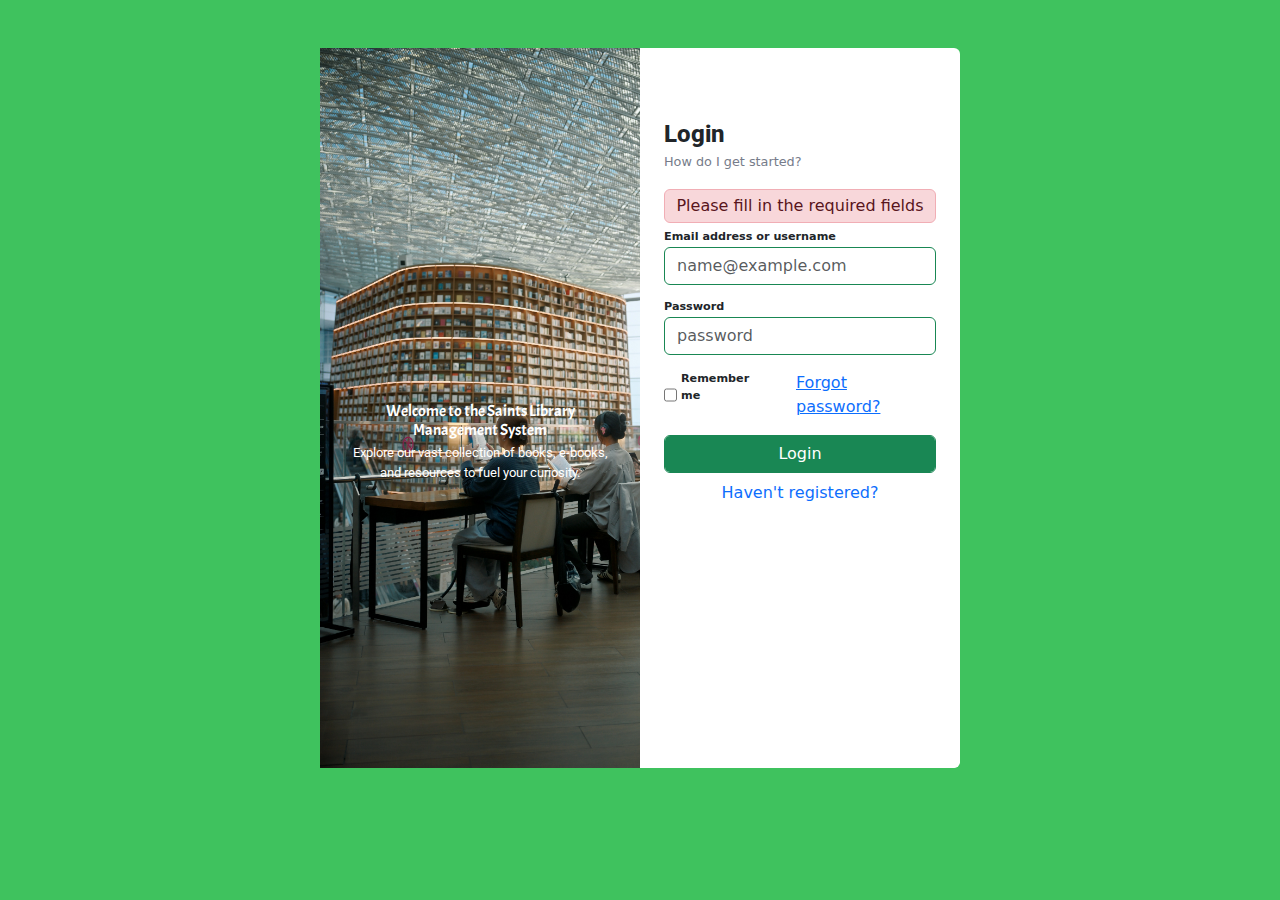
<file: index.html>
<!DOCTYPE html>
<html lang="en">
  <head>
    <meta charset="UTF-8" />
    <meta name="viewport" content="width=device-width, initial-scale=1.0" />
    <title>LMS - Login</title>
    <link rel="stylesheet" href="styles.css" />
    <link rel="shortcut icon" href="./images/logo.png" type="image/x-icon" />
    <link
      rel="stylesheet"
      href="https://cdn.jsdelivr.net/npm/bootstrap@5.3.6/dist/css/bootstrap.min.css"
    />
    <link
      rel="stylesheet"
      href="https://cdnjs.cloudflare.com/ajax/libs/animate.css/4.1.1/animate.min.css"
    />
  </head>
  <body class="bg-green">

    <main class="col-11 col-lg-6 col-md-11 mx-auto d-flex mt-5 rounded-2 indexMain">

      <div class="inner inner-bg p-4 d-none d-lg-block">

        <h1 class="front-header">
          Welcome to the Saints Library Management System
        </h1>

        <p class="front-text">
          Explore our vast collection of books, e-books, and resources to fuel
          your curiosity.
        </p>

      </div>

      <div class="inner inner-white p-4 rounded-3 mt-5 col-12 col-lg-6">

        <h2 class="login-header">Login</h2>

        <p class="how-link"><a href="">How do I get started?</a></p>

        <div class="mb-2">

          <p
            class="alert alert-danger p-1 m-0 text-center animate__animated animate__headShake"
            id="errorMsg"
          >
            Please fill in the required fields
          </p>

          <label for="floating" class="fw-bold"
            >Email address or username</label
          >
          <input
            type="email"
            class="form-control shadow-none border border-success"
            id="floating"
            placeholder="name@example.com"
            name="email"
            required
            aria-required="true"
          />
        </div>

        <div>
          <label for="floatingP" class="fw-bold">Password</label>
          <input
            type="password"
            class="form-control shadow-none border border-success"
            id="floatingP"
            placeholder="password"
            name="password"
            required
            aria-required="true"
          />
        </div>

        <div class="d-flex mt-3 flex-remember gap-4 justify-content-center">
          <span class="remember">
            <input type="checkbox" name="remember-me" id="rem-me" />
            <label for="rem-me" class="rem-me ms-1 fw-bold">Remember me</label>
          </span>

          <span class="forgot-pass rem-me">
            <a href="">Forgot password?</a>
          </span>

        </div>

        <button
          type="submit"
          id="loginUser"
          class="btn btn-success bg-success form-control mt-3 bg-green shadow-none text-white rem-me"
        >
          Login
        </button>

        <p class="text-center mt-2 rem-me"><a href="signup.html" class="text-decoration-none">Haven't registered?</a></p>

      </div>
      
    </main>

    <script src="script.js"></script>
    <script src="https://cdn.jsdelivr.net/npm/bootstrap@5.3.6/dist/js/bootstrap.bundle.min.js"></script>
  </body>
</html>
</file>
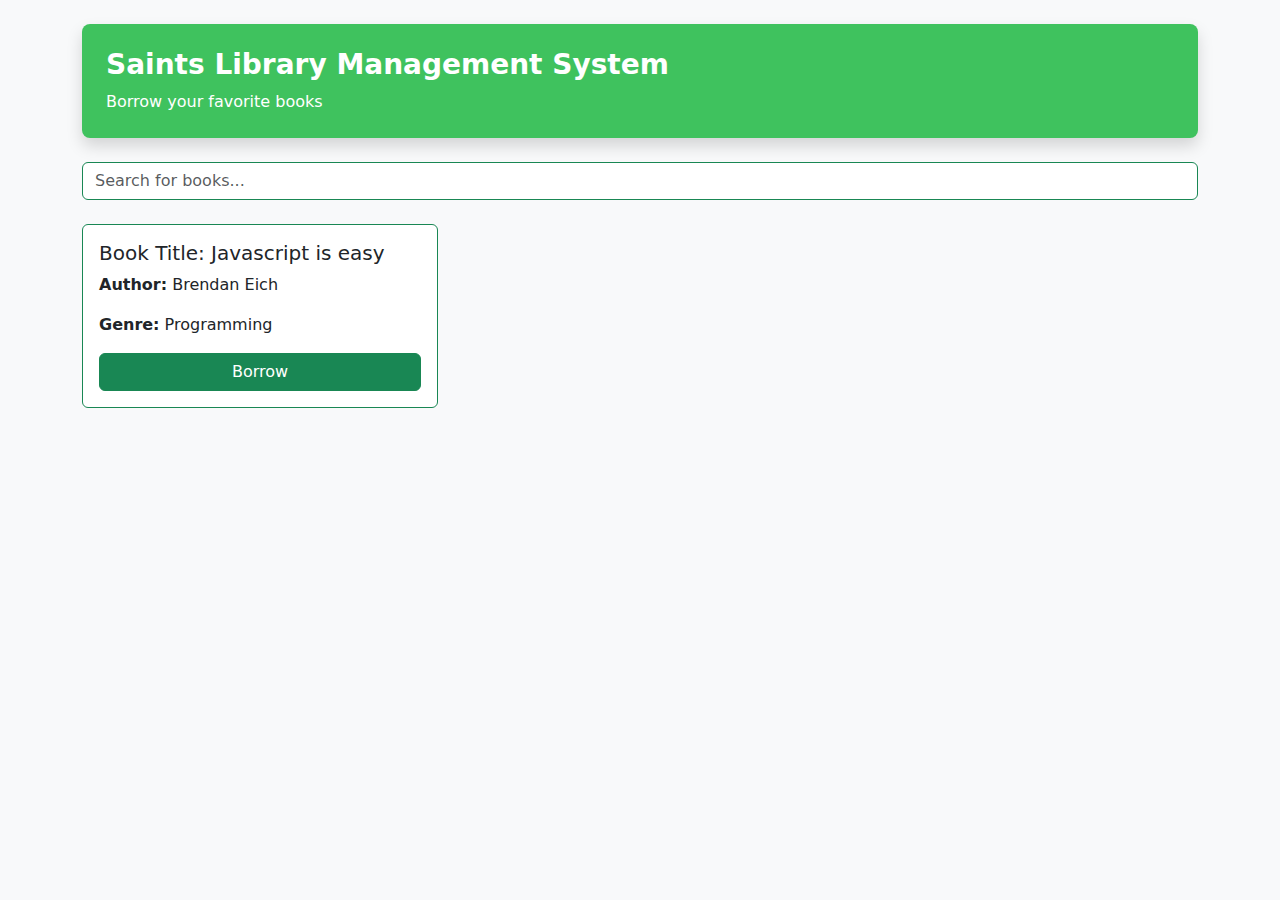
<file: borrow.html>
<!DOCTYPE html>
<html lang="en">
  <head>
    <meta charset="UTF-8" />
    <meta name="viewport" content="width=device-width, initial-scale=1.0" />
    <title>LMS - Borrow Books</title>
    <link rel="stylesheet" href="styles.css" />
    <link rel="stylesheet" href="borrow.css" />
    <link rel="shortcut icon" href="./images/logo.png" type="image/x-icon" />
    <link
      href="https://cdn.jsdelivr.net/npm/bootstrap@5.3.3/dist/css/bootstrap.min.css"
      rel="stylesheet"
      integrity="sha384-QWTKZyjpPEjISv5WaRU9OFeRpok6YctnYmDr5pNlyT2bRjXh0JMhjY6hW+ALEwIH"
      crossorigin="anonymous"
    />
  </head>
  <body class="bg-light">
    <div class="container py-4">
      <header class="bg-green text-white p-4 rounded-3 shadow mb-4">
        <h1 class="h3 fw-bold">Saints Library Management System</h1>
        <p class="mb-0">Borrow your favorite books</p>
      </header>
      <div class="mb-4">
        <input
          type="text"
          id="searchInput"
          class="form-control shadow-none border border-success"
          placeholder="Search for books..."
        />
      </div>
      <div
        id="booksContainer"
        class="row row-cols-1 row-cols-sm-2 row-cols-lg-3 g-4"
      >
        <div class="col">
          <div class="book-card card h-100 border border-success">
            <div class="card-body">
              <h5 class="card-title book-title">
                Book Title: Javascript is easy
              </h5>
              <p class="card-text book-author">
                <span class="fw-bold">Author:</span> Brendan Eich
              </p>
              <p class="card-text book-genre">
                <span class="fw-bold">Genre:</span> Programming
              </p>
              <button class="btn btn-success w-100 borrow-btn">Borrow</button>
            </div>
          </div>
        </div>
      </div>
    </div>
  </body>
</html>
</file>
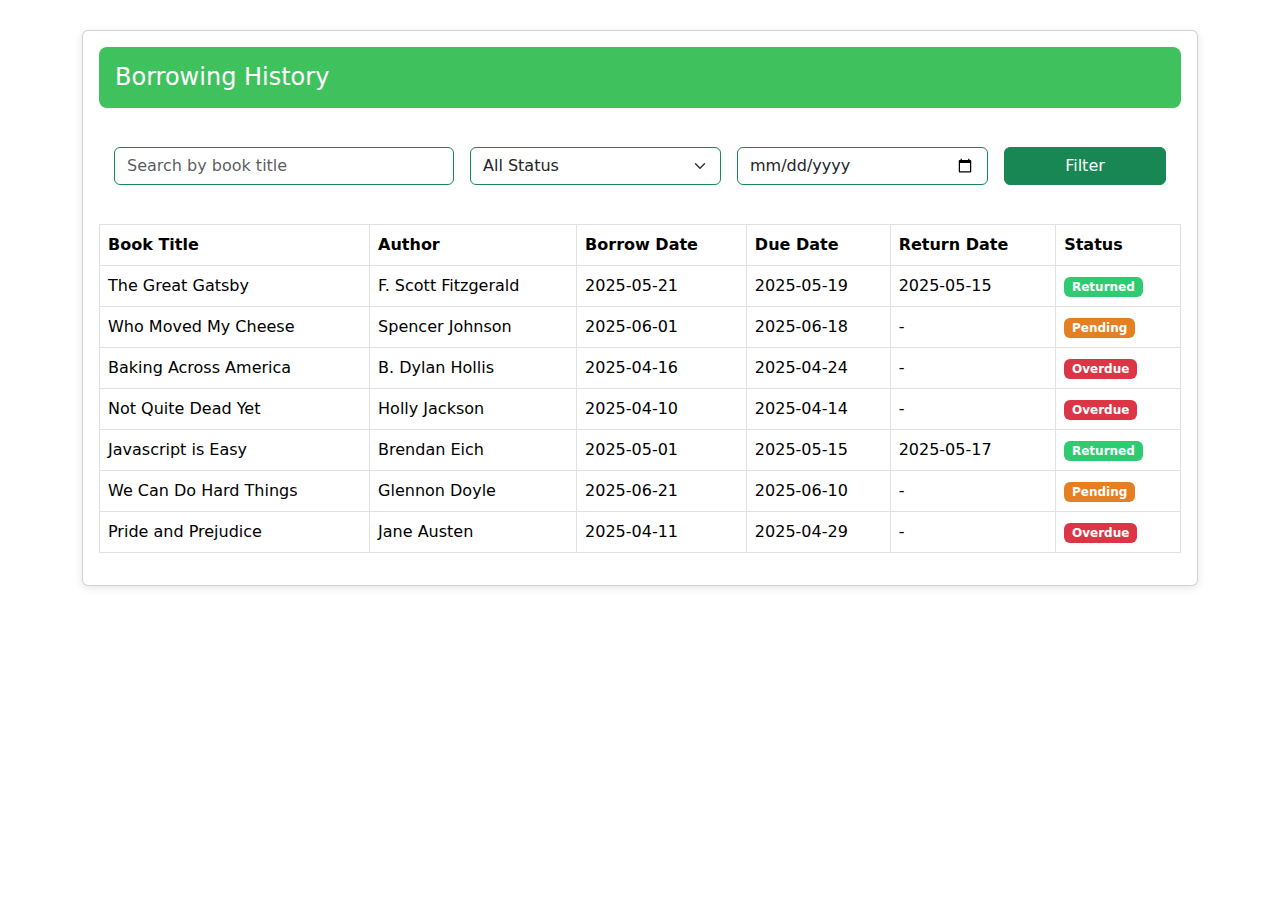
<file: borrow_history.html>
<!DOCTYPE html>
<html lang="en">
  <head>
    <meta charset="UTF-8" />
    <meta name="viewport" content="width=device-width, initial-scale=1.0" />
    <title>LMS Borrow History</title>
    <link rel="stylesheet" href="borrow_history.css" />
    <link rel="stylesheet" href="styles.css" />
    <link rel="shortcut icon" href="./images/logo.png" type="image/x-icon" />
    <link
      href="https://cdn.jsdelivr.net/npm/bootstrap@5.3.3/dist/css/bootstrap.min.css"
      rel="stylesheet"
      integrity="sha384-QWTKZyjpPEjISv5WaRU9OFeRpok6YctnYmDr5pNlyT2bRjXh0JMhjY6hW+ALEwIH"
      crossorigin="anonymous"
    />
  </head>
  <body>
    <div class="container">
      <div class="card">
        <div class="card-body">
          <h1 class="fs-4 mb-4 bg-green text-white p-3 rounded-3">
            Borrowing History
          </h1>

          <div class="filter-section mb-4">
            <div class="row g-3">
              <div class="col-md-4">
                <input
                  type="text"
                  class="form-control border border-success shadow-none"
                  placeholder="Search by book title"
                />
              </div>
              <div class="col-md-3">
                <select class="form-select border border-success shadow-none">
                  <option value="">All Status</option>
                  <option value="returned">Returned</option>
                  <option value="pending">Pending</option>
                  <option value="overdue">Overdue</option>
                </select>
              </div>
              <div class="col-md-3">
                <input
                  type="date"
                  class="form-control border border-success shadow-none"
                  placeholder="Borrow Date"
                />
              </div>
              <div class="col-md-2">
                <button class="btn btn-success w-100">Filter</button>
              </div>
            </div>
          </div>

          <div class="table-responsive">
            <table class="table table-bordered">
              <thead>
                <tr>
                  <th>Book Title</th>
                  <th>Author</th>
                  <th>Borrow Date</th>
                  <th>Due Date</th>
                  <th>Return Date</th>
                  <th>Status</th>
                </tr>
              </thead>
              <tbody>
                <tr>
                  <td>The Great Gatsby</td>
                  <td>F. Scott Fitzgerald</td>
                  <td>2025-05-21</td>
                  <td>2025-05-19</td>
                  <td>2025-05-15</td>
                  <td><span class="badge status-returned">Returned</span></td>
                </tr>

                <tr>
                  <td>Who Moved My Cheese</td>
                  <td>Spencer Johnson</td>
                  <td>2025-06-01</td>
                  <td>2025-06-18</td>
                  <td>-</td>
                  <td><span class="badge status-pending">Pending</span></td>
                </tr>

                <tr>
                  <td>Baking Across America</td>
                  <td>B. Dylan Hollis</td>
                  <td>2025-04-16</td>
                  <td>2025-04-24</td>
                  <td>-</td>
                  <td><span class="badge status-overdue">Overdue</span></td>
                </tr>

                <tr>
                  <td>Not Quite Dead Yet</td>
                  <td>Holly Jackson</td>
                  <td>2025-04-10</td>
                  <td>2025-04-14</td>
                  <td>-</td>
                  <td><span class="badge status-overdue">Overdue</span></td>
                </tr>

                <tr>
                  <td>Javascript is Easy</td>
                  <td>Brendan Eich</td>
                  <td>2025-05-01</td>
                  <td>2025-05-15</td>
                  <td>2025-05-17</td>
                  <td><span class="badge status-returned">Returned</span></td>
                </tr>

                <tr>
                  <td>We Can Do Hard Things</td>
                  <td>Glennon Doyle</td>
                  <td>2025-06-21</td>
                  <td>2025-06-10</td>
                  <td>-</td>
                  <td><span class="badge status-pending">Pending</span></td>
                </tr>

                <tr>
                  <td>Pride and Prejudice</td>
                  <td>Jane Austen</td>
                  <td>2025-04-11</td>
                  <td>2025-04-29</td>
                  <td>-</td>
                  <td><span class="badge status-overdue">Overdue</span></td>
                </tr>
              </tbody>
            </table>
          </div>
        </div>
      </div>
    </div>
    <script
      src="https://cdn.jsdelivr.net/npm/bootstrap@5.3.3/dist/js/bootstrap.bundle.min.js"
      integrity="sha384-YvpcrYf0tY3lHB60NNkmXc5s9fDVZLESaAA55NDzOxhy9GkcIdslK1eN7N6jIeHz"
      crossorigin="anonymous"
    ></script>
  </body>
</html>
</file>
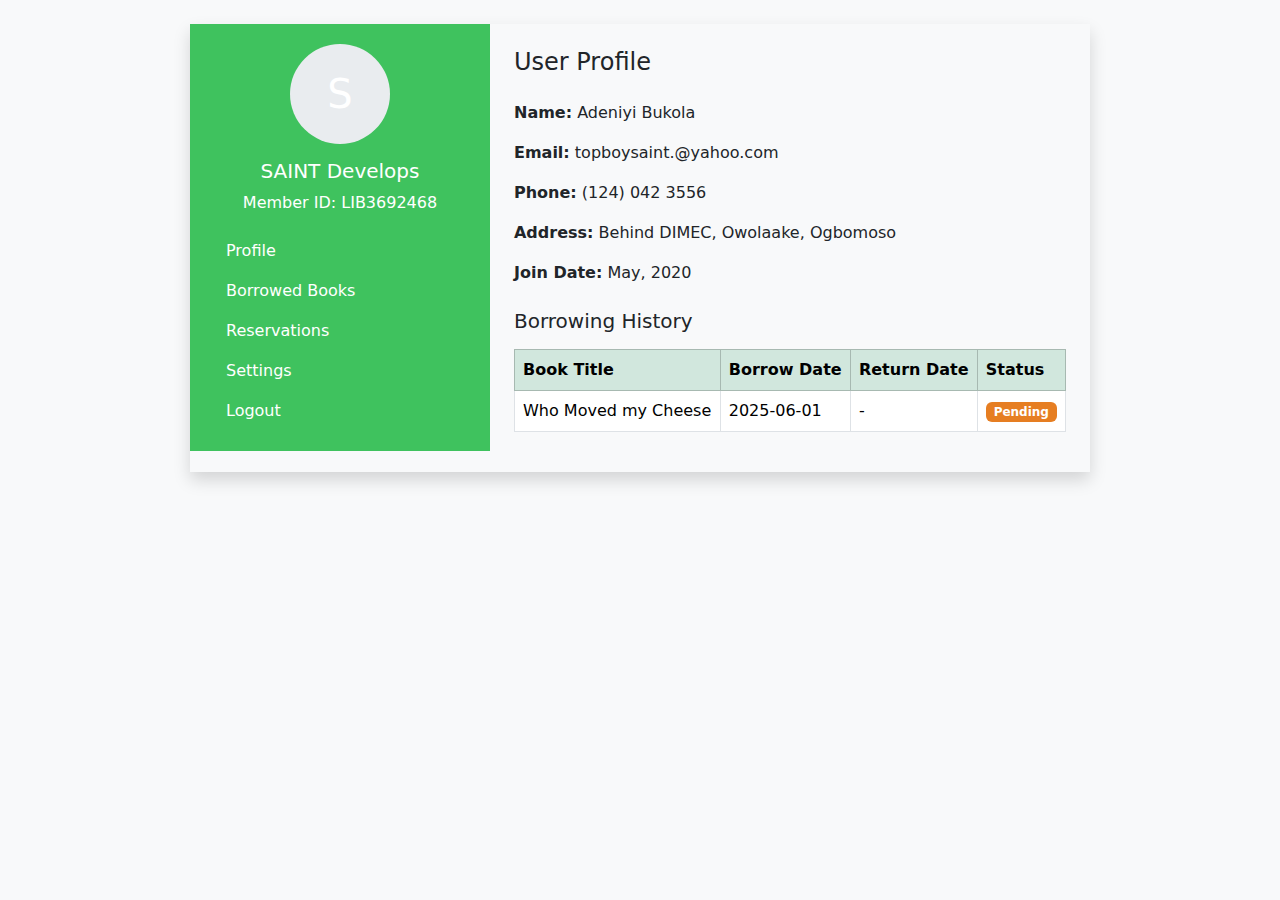
<file: profile.html>
<!DOCTYPE html>
<html lang="en">
<head>
    <meta charset="UTF-8">
    <meta name="viewport" content="width=device-width, initial-scale=1.0">
    <title>LMS Profile Page</title>
    <link href="https://cdn.jsdelivr.net/npm/bootstrap@5.3.3/dist/css/bootstrap.min.css" rel="stylesheet" integrity="sha384-QWTKZyjpPEjISv5WaRU9OFeRpok6YctnYmDr5pNlyT2bRjXh0JMhjY6hW+ALEwIH" crossorigin="anonymous">
    <link rel="stylesheet" href="profile.css">
</head>
<body>
    <div class="container mt-lg-4 shadow">
        <div class="row">
            <div class="col-md-4 sidebar">
                <div class="profile-pic">S</div>
                <h2 class="text-center fs-5">SAINT Develops</h2>
                <p class="text-center text-white">Member ID: LIB3692468</p>
                <ul class="nav flex-column">
                    <li class="nav-item"><a href="#" class="nav-link text-white">Profile</a></li>
                    <li class="nav-item"><a href="#" class="nav-link text-white">Borrowed Books</a></li>
                    <li class="nav-item"><a href="#" class="nav-link text-white">Reservations</a></li>
                    <li class="nav-item"><a href="#" class="nav-link text-white">Settings</a></li>
                    <li class="nav-item"><a href="#" class="nav-link text-white">Logout</a></li>
                </ul>
            </div>
            <div class="col-md-8 p-4">
                <h1 class="fs-4 mb-4">User Profile</h1>
                <div class="profile-details mb-4">
                    <p><strong>Name:</strong> Adeniyi Bukola</p>
                    <p><strong>Email:</strong> topboysaint.@yahoo.com</p>
                    <p><strong>Phone:</strong> (124) 042 3556</p>
                    <p><strong>Address:</strong> Behind DIMEC, Owolaake, Ogbomoso</p>
                    <p><strong>Join Date:</strong> May, 2020</p>
                </div>
                <div class="borrowing-history">
                    <h2 class="fs-5 mb-3">Borrowing History</h2>
                    <div class="table-responsive">
                        <table class="table table-bordered">
                            <thead class="table-success">
                                <tr>
                                    <th>Book Title</th>
                                    <th>Borrow Date</th>
                                    <th>Return Date</th>
                                    <th>Status</th>
                                </tr>
                            </thead>
                            <tbody>
                                <tr>
                                    <td>Who Moved my Cheese</td>
                                    <td>2025-06-01</td>
                                    <td>-</td>
                                    <td><span class="badge status-pending">Pending</span></td>
                                </tr>
                            </tbody>
                        </table>
                    </div>
                </div>
            </div>
        </div>
    </div>
    <script src="https://cdn.jsdelivr.net/npm/bootstrap@5.3.3/dist/js/bootstrap.bundle.min.js" integrity="sha384-YvpcrYf0tY3lHB60NNkmXc5s9fDVZLESaAA55NDzOxhy9GkcIdslK1eN7N6jIeHz" crossorigin="anonymous"></script>
</body>
</html>
</file>
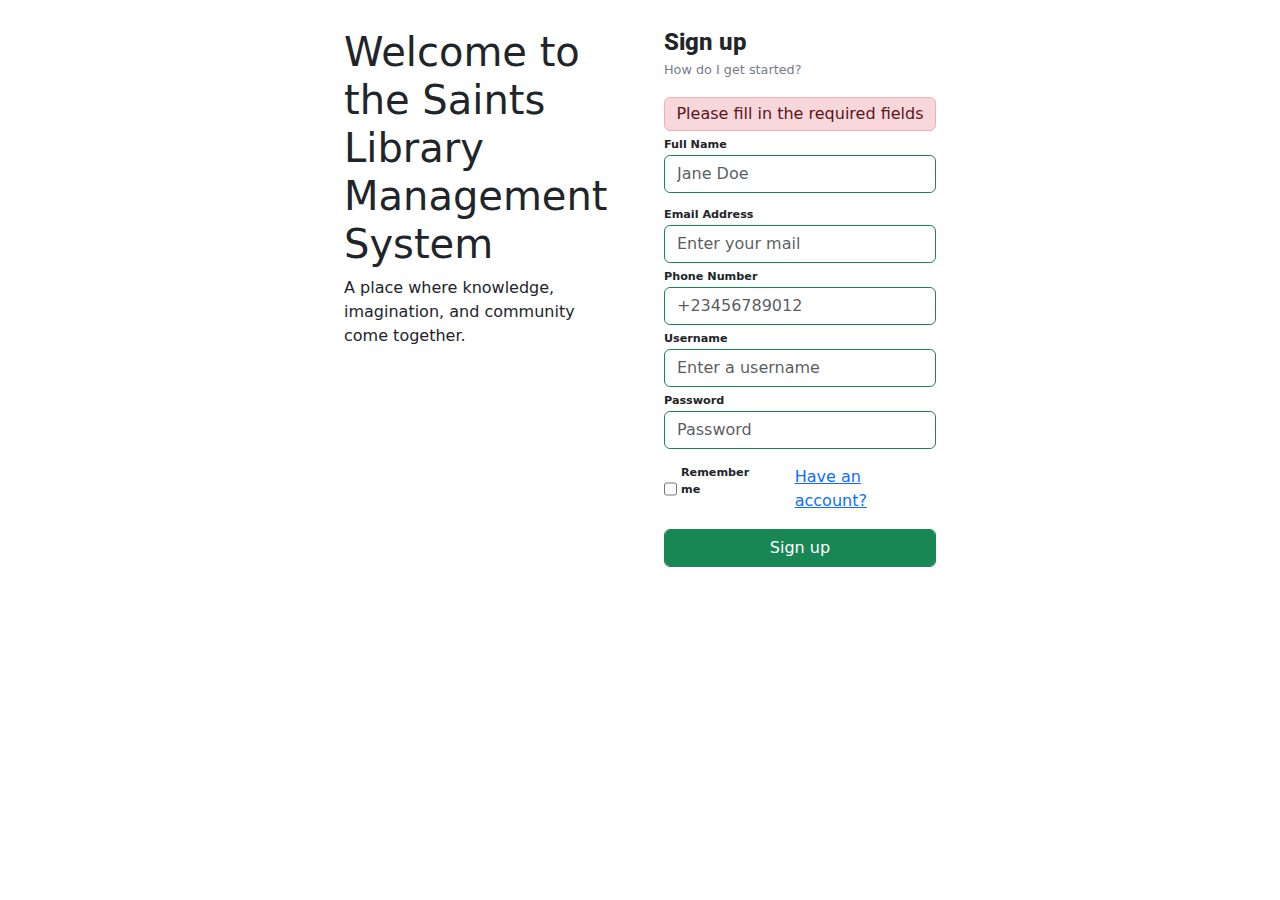
<file: signup.html>
<!DOCTYPE html>
<html lang="en">
  <head>
    <meta charset="UTF-8" />
    <meta name="viewport" content="width=device-width, initial-scale=1.0" />
    <title>LMS - Sign up</title>
    <link rel="stylesheet" href="styles.css" />
    <link rel="shortcut icon" href="./images/logo.png" type="image/x-icon" />
    <link
      rel="stylesheet"
      href="https://cdn.jsdelivr.net/npm/bootstrap@5.3.6/dist/css/bootstrap.min.css"
    />
    <link
      rel="stylesheet"
      href="https://cdnjs.cloudflare.com/ajax/libs/animate.css/4.1.1/animate.min.css"
    />
  </head>
  <body class="bg-gren">
    <main class="col-11 col-lg-6 col-md-11 mx-auto d-flex mt-1 rounded-2 sign-main">
      <div class="inner inner-bground p-4 d-none d-lg-block">
        <h1 class="front-header-two">
          Welcome to the Saints Library Management System
        </h1>
        <p class="front-text-two">
          A place where knowledge, imagination, and community come together.
        </p>
      </div>

      <div class="inner inner-white p-4 rounded-3 col-12 col-lg-6">
        <h2 class="login-header">Sign up</h2>
        <p class="how-link"><a href="">How do I get started?</a></p>

        <div class="mb-2">
          <p
            class="alert alert-danger p-1 m-0 text-center animate__animated animate__headShake"
            id="errorMsg"
          >
            Please fill in the required fields
          </p>
          <label for="floatingName" class="fw-bold"
            >Full Name</label
          >
          <input
            type="text"
            class="form-control shadow-none border border-success"
            id="floatingName"
            placeholder="Jane Doe"
            name="fname"
            required
            aria-required="true"
          />
        </div>

        <div>
          <label for="floatingMail" class="fw-bold">Email Address</label>
          <input
            type="email"
            class="form-control shadow-none border border-success"
            id="floatingMail"
            placeholder="Enter your mail"
            name="email"
            required
            aria-required="true"
          />
        </div>

        <div>
          <label for="floatingNumber" class="fw-bold">Phone Number</label>
          <input
            type="number"
            class="form-control shadow-none border border-success"
            id="floatingNumber"
            placeholder="+23456789012"
            name="phone"
            required
            aria-required="true"
          />
        </div>

        <div>
          <label for="floatingUser" class="fw-bold">Username</label>
          <input
            type="text"
            class="form-control shadow-none border border-success"
            id="floatingUser"
            placeholder="Enter a username"
            name="username"
            required
            aria-required="true"
          />
        </div>

        <div>
          <label for="floatingPass" class="fw-bold">Password</label>
          <input
            type="password"
            class="form-control shadow-none border border-success"
            id="floatingPass"
            placeholder="Password"
            name="password"
            required
            aria-required="true"
          />
        </div>

        <div class="d-flex mt-3 flex-remember gap-4 justify-content-center">
          <span class="remember">
            <input type="checkbox" name="remember-me" id="rem-me" />
            <label for="rem-me" class="rem-me ms-1 fw-bold">Remember me</label>
          </span>

          <span class="forgot-pass rem-me">
            <a href="index.html">Have an account?</a>
          </span>
        </div>
        <button
          type="submit"
          id="signUpUser"
          class="btn btn-success bg-success form-control mt-3 bg-green shadow-none text-white rem-me"
        >
          Sign up
        </button>
      </div>
    </main>

    <script src="signup.js"></script>
    <script src="https://cdn.jsdelivr.net/npm/bootstrap@5.3.6/dist/js/bootstrap.bundle.min.js"></script>
  </body>
</html>
</file>
<file: styles.css>
@import url('https://fonts.googleapis.com/css2?family=Edu+SA+Hand:wght@400..700&family=Roboto:ital,wght@0,100..900;1,100..900&display=swap');
@import url('https://fonts.googleapis.com/css2?family=Acme&display=swap');

.bg-green{
    background-color: #3fc25e;
}

main{
    width: 50%;
    height: 80vh;
    background-color: #fff;
}

.inner{
    width: 50%;
}

.inner-bg{
    background-size: cover;
    background-repeat: no-repeat;
    background-image: url(./images/fidel-fernando-zyJGkpkAwZQ-unsplash.jpg);
}

input{
    display: block;
}

.remember{
    display: flex;
}


.inner-white{
    background-color: #fff;
}

.login-header{
    margin: 0;
    font-weight: 800;
    font-size: 1.5rem;
    font-family: "Roboto", sans-serif;
}

.how-link a{
    margin: 0;
    color: #767c8a;
    font-size: 0.8rem;
    text-decoration: none;
}

.front-header{
    color: #fff;
    font-size: 1rem;
    font-weight: 400;
    text-align:center;
    transform: translateY(330px);
    font-family: "Acme", sans-serif;
}

.front-text{
    color: #fff;
    font-size: 0.8rem;
    text-align:center;
    transform: translateY(325px);
    font-family: "Roboto", sans-serif;
}

label{
    font-size: 0.7rem;
}
</file>
<file: borrow.css>
@import url('https://fonts.googleapis.com/css2?family=Acme&display=swap');
@import url('https://fonts.googleapis.com/css2?family=Edu+SA+Hand:wght@400..700&family=Roboto:ital,wght@0,100..900;1,100..900&display=swap');


html, body{
    font-family: "Acme", sans-serif;
}
</file>
<file: borrow_history.css>
body {
            background-color: #f8f9fa;
        }
        .container {
            max-width: 1000px;
            margin-top: 30px;
        }
        .card {
            border: none;
            box-shadow: 0 2px 10px rgba(0, 0, 0, 0.1);
        }
        .status-overdue {
            background-color: #dc3545;
            color: white;
        }
        .status-returned {
            background-color: #2ecc71;
            color: white;
        }
        .status-pending {
            background-color: #e67e22;
            color: white;
        }
        .filter-section {
            background-color: #ffffff;
            padding: 15px;
            border-radius: 8px;
            margin-bottom: 20px;
        }
        .table th {
            background-color: #2c3e50;
            color: white;
        }
</file>
<file: profile.css>
body {
  background-color: #f8f9fa;
}
.container {
  max-width: 900px;
}
.sidebar {
  background-color: #3fc25e;
  color: white;
  height: 100%;
  padding: 20px;
}
.profile-pic {
  width: 100px;
  height: 100px;
  border-radius: 50%;
  background: #e9ecef;
  display: flex;
  align-items: center;
  justify-content: center;
  font-size: 40px;
  margin: 0 auto 15px;
}
.nav-link {
  color: #bdc3c7;
}
.nav-link:hover {
  color: white;
  background-color: #34495e;
  border-radius: 5px;
}

.nav-link:focus {
  color: #fff;
}

.status-returned {
  background-color: #2ecc71;
  color: white;
}
.status-pending {
  background-color: #e67e22;
  color: white;
}
</file>
